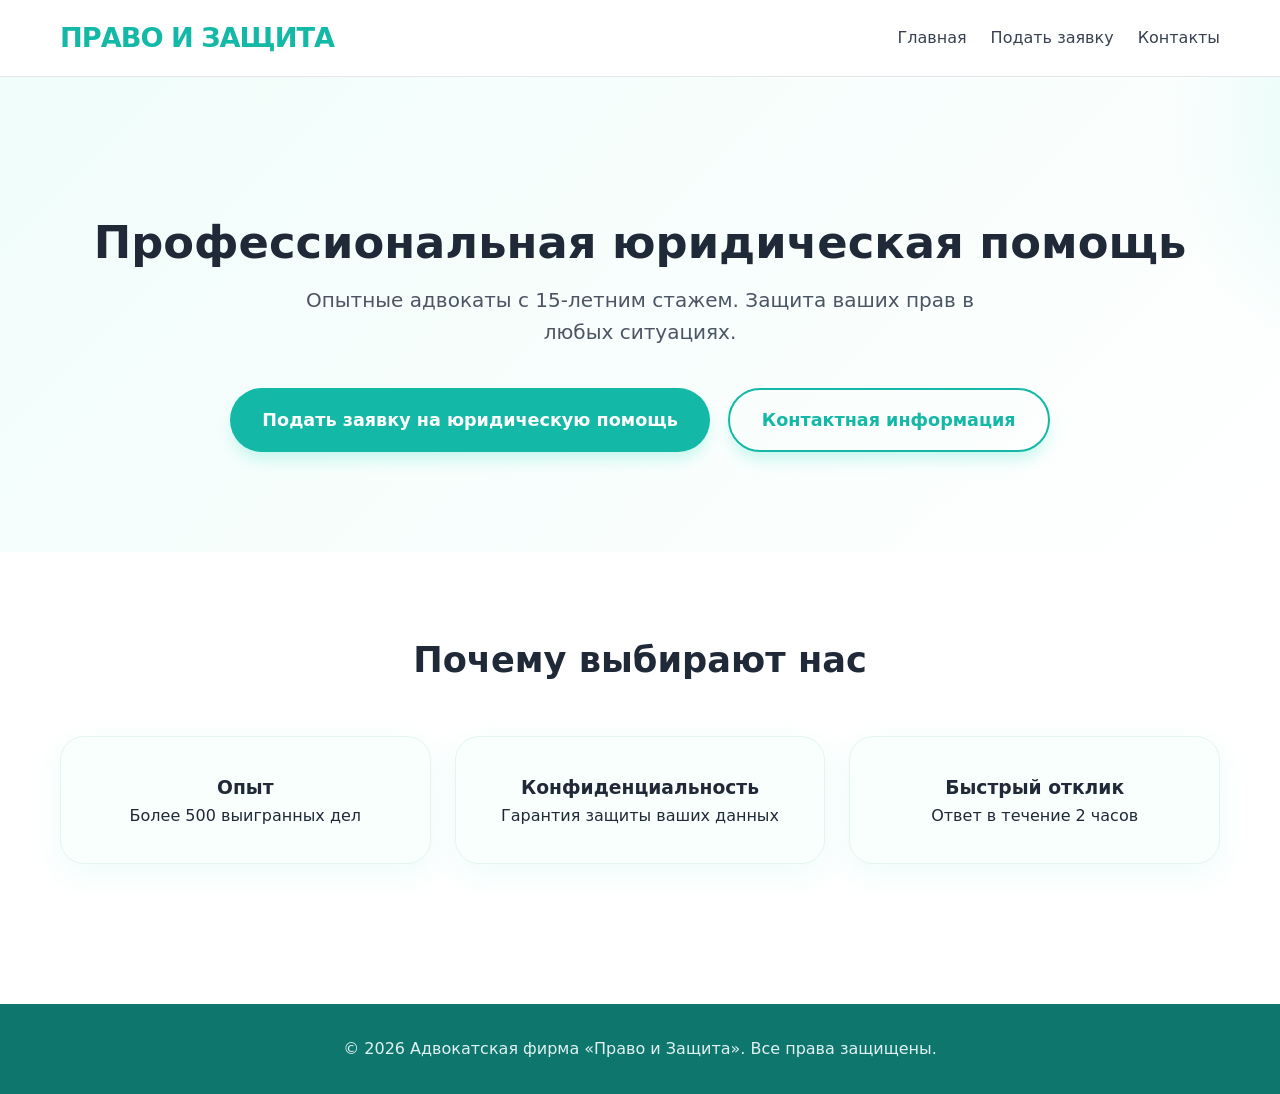
<file: index.html>
<!DOCTYPE html>
<html lang="ru">
<head>
    <meta charset="UTF-8">
    <meta name="viewport" content="width=device-width, initial-scale=1.0">
    <title>Адвокатская фирма «Право и Защита»</title>
    <link rel="stylesheet" href="style.css">
</head>
<body>
    <header>
        <div class="container">
            <div class="logo">ПРАВО И ЗАЩИТА</div>
            <nav>
                <a href="index.html">Главная</a>
                <a href="form.html">Подать заявку</a>
                <a href="contacts.html">Контакты</a>
            </nav>
        </div>
    </header>

    <main class="hero">
        <div class="container">
            <h1>Профессиональная юридическая помощь</h1>
            <p class="subtitle">Опытные адвокаты с 15-летним стажем. Защита ваших прав в любых ситуациях.</p>
            
            <div class="buttons">
                <a href="form.html" class="btn primary">Подать заявку на юридическую помощь</a>
                <a href="contacts.html" class="btn secondary">Контактная информация</a>
            </div>
        </div>
    </main>

    <section class="advantages">
        <div class="container">
            <h2>Почему выбирают нас</h2>
            <div class="grid">
                <div class="card">
                    <h3>Опыт</h3>
                    <p>Более 500 выигранных дел</p>
                </div>
                <div class="card">
                    <h3>Конфиденциальность</h3>
                    <p>Гарантия защиты ваших данных</p>
                </div>
                <div class="card">
                    <h3>Быстрый отклик</h3>
                    <p>Ответ в течение 2 часов</p>
                </div>
            </div>
        </div>
    </section>

    <footer>
        <div class="container">
            <p>&copy; 2026 Адвокатская фирма «Право и Защита». Все права защищены.</p>
        </div>
    </footer>
</body>
</html>
</file>
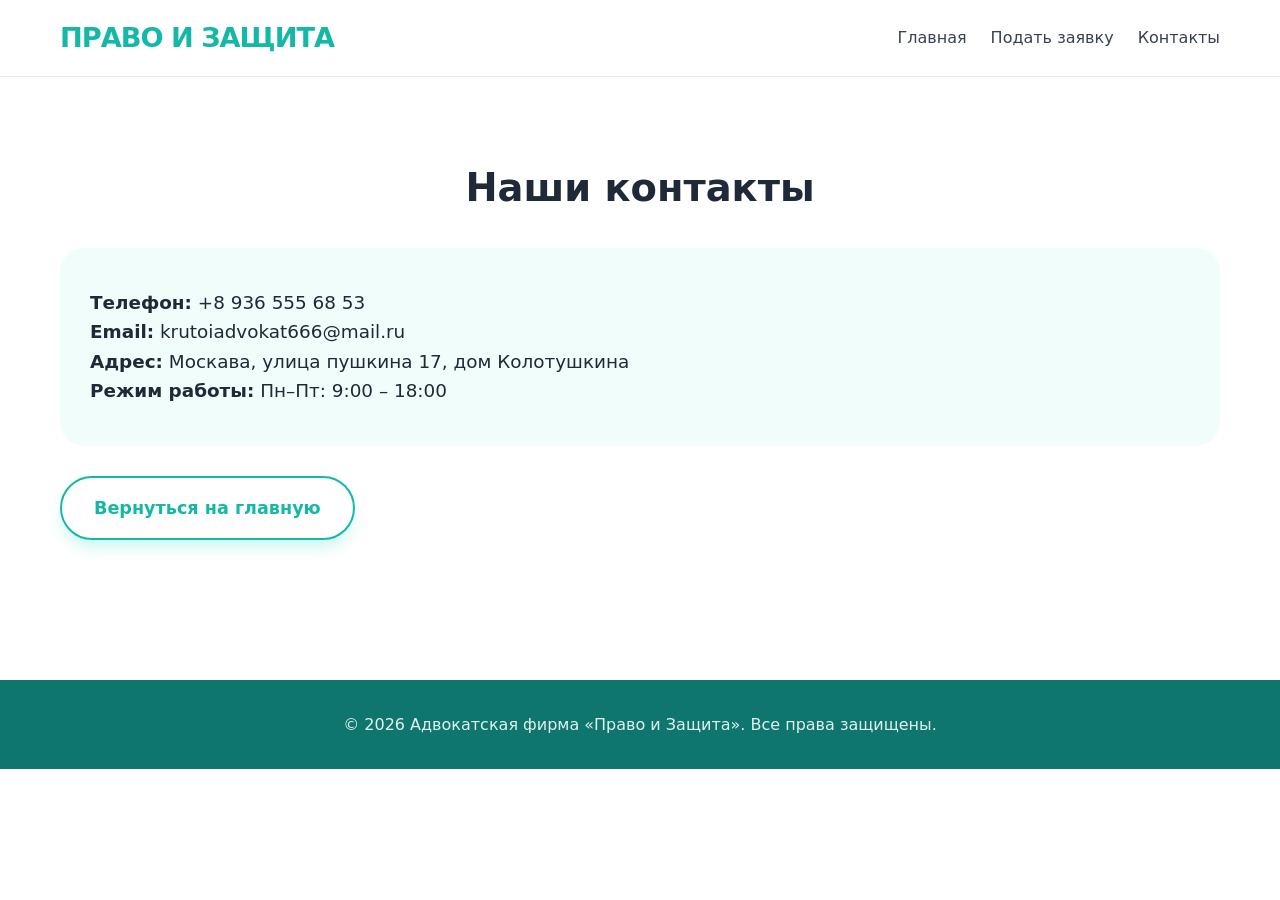
<file: contacts.html>
<!DOCTYPE html>
<html lang="ru">
<head>
    <meta charset="UTF-8">
    <meta name="viewport" content="width=device-width, initial-scale=1.0">
    <title>Контакты — Право и Защита</title>
    <link rel="stylesheet" href="style.css">
</head>
<body>
    <header>
        <div class="container">
            <div class="logo">ПРАВО И ЗАЩИТА</div>
            <nav>
                <a href="index.html">Главная</a>
                <a href="form.html">Подать заявку</a>
                <a href="contacts.html">Контакты</a>
            </nav>
        </div>
    </header>

    <main class="contacts-page">
        <div class="container">
            <h1>Наши контакты</h1>
            
            <div class="contact-info">
                <!-- Здесь вы можете вставить свои данные -->
                <div class="placeholder">
                    <p><strong>Телефон:</strong> +8 936 555 68 53</p>
                    <p><strong>Email:</strong> krutoiadvokat666@mail.ru</p>
                    <p><strong>Адрес:</strong> Москава, улица пушкина 17, дом Колотушкина</p>
                    <p><strong>Режим работы:</strong> Пн–Пт: 9:00 – 18:00</p>
                </div>
            </div>

            <a href="index.html" class="btn secondary">Вернуться на главную</a>
        </div>
    </main>

    <footer>
        <div class="container">
            <p>&copy; 2026 Адвокатская фирма «Право и Защита». Все права защищены.</p>
        </div>
    </footer>
</body>
</html>
</file>
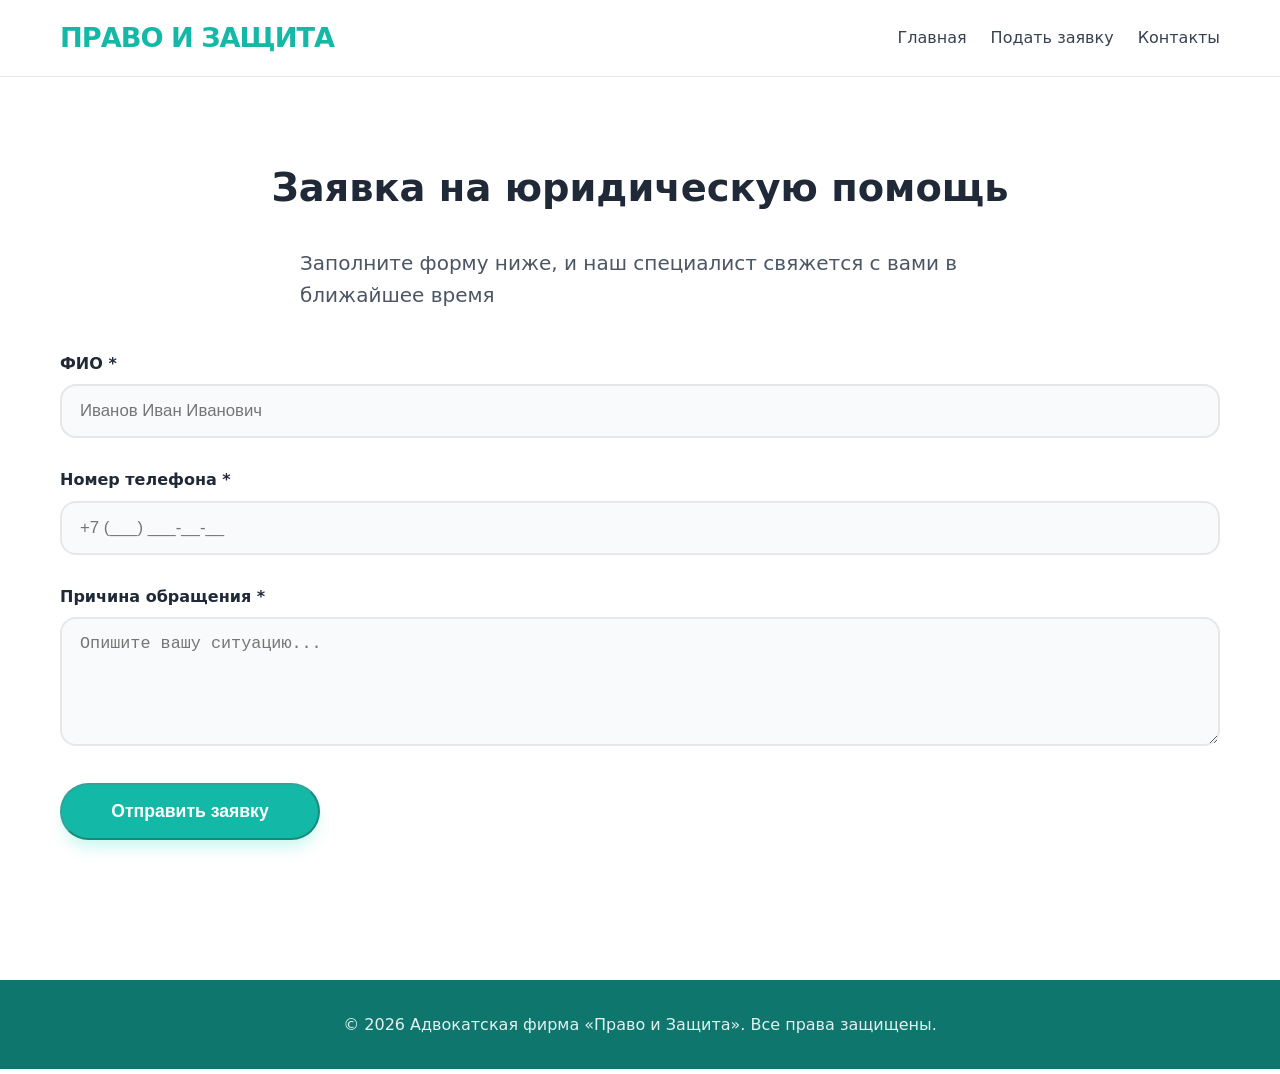
<file: form.html>
<!DOCTYPE html>
<html lang="ru">
<head>
    <meta charset="UTF-8">
    <meta name="viewport" content="width=device-width, initial-scale=1.0">
    <title>Подать заявку — Право и Защита</title>
    <link rel="stylesheet" href="style.css">
</head>
<body>
    <header>
        <div class="container">
            <div class="logo">ПРАВО И ЗАЩИТА</div>
            <nav>
                <a href="index.html">Главная</a>
                <a href="form.html">Подать заявку</a>
                <a href="contacts.html">Контакты</a>
            </nav>
        </div>
    </header>

    <main class="form-page">
        <div class="container">
            <h1>Заявка на юридическую помощь</h1>
            <p class="subtitle">Заполните форму ниже, и наш специалист свяжется с вами в ближайшее время</p>

            <form id="applicationForm" onsubmit="handleSubmit(event)">
                <div class="form-group">
                    <label for="fullName">ФИО <span class="required">*</span></label>
                    <input type="text" id="fullName" placeholder="Иванов Иван Иванович" required>
                </div>

                <div class="form-group">
                    <label for="phone">Номер телефона <span class="required">*</span></label>
                    <input type="tel" id="phone" placeholder="+7 (___) ___-__-__" required>
                </div>

                <div class="form-group">
                    <label for="reason">Причина обращения <span class="required">*</span></label>
                    <textarea id="reason" rows="5" placeholder="Опишите вашу ситуацию..." required></textarea>
                </div>

                <button type="submit" id="submitBtn" class="btn primary" disabled>Отправить заявку</button>
            </form>
        </div>
    </main>

    <footer>
        <div class="container">
            <p>&copy; 2026 Адвокатская фирма «Право и Защита». Все права защищены.</p>
        </div>
    </footer>

    <script>
        const form = document.getElementById('applicationForm');
        const submitBtn = document.getElementById('submitBtn');
        const inputs = document.querySelectorAll('#fullName, #phone, #reason');

        function checkForm() {
            let filled = true;
            inputs.forEach(input => {
                if (!input.value.trim()) filled = false;
            });
            submitBtn.disabled = !filled;
        }

        inputs.forEach(input => {
            input.addEventListener('input', checkForm);
        });

        function handleSubmit(e) {
            e.preventDefault();
            window.location.href = 'thanks.html';
        }
    </script>
</body>
</html>
</file>
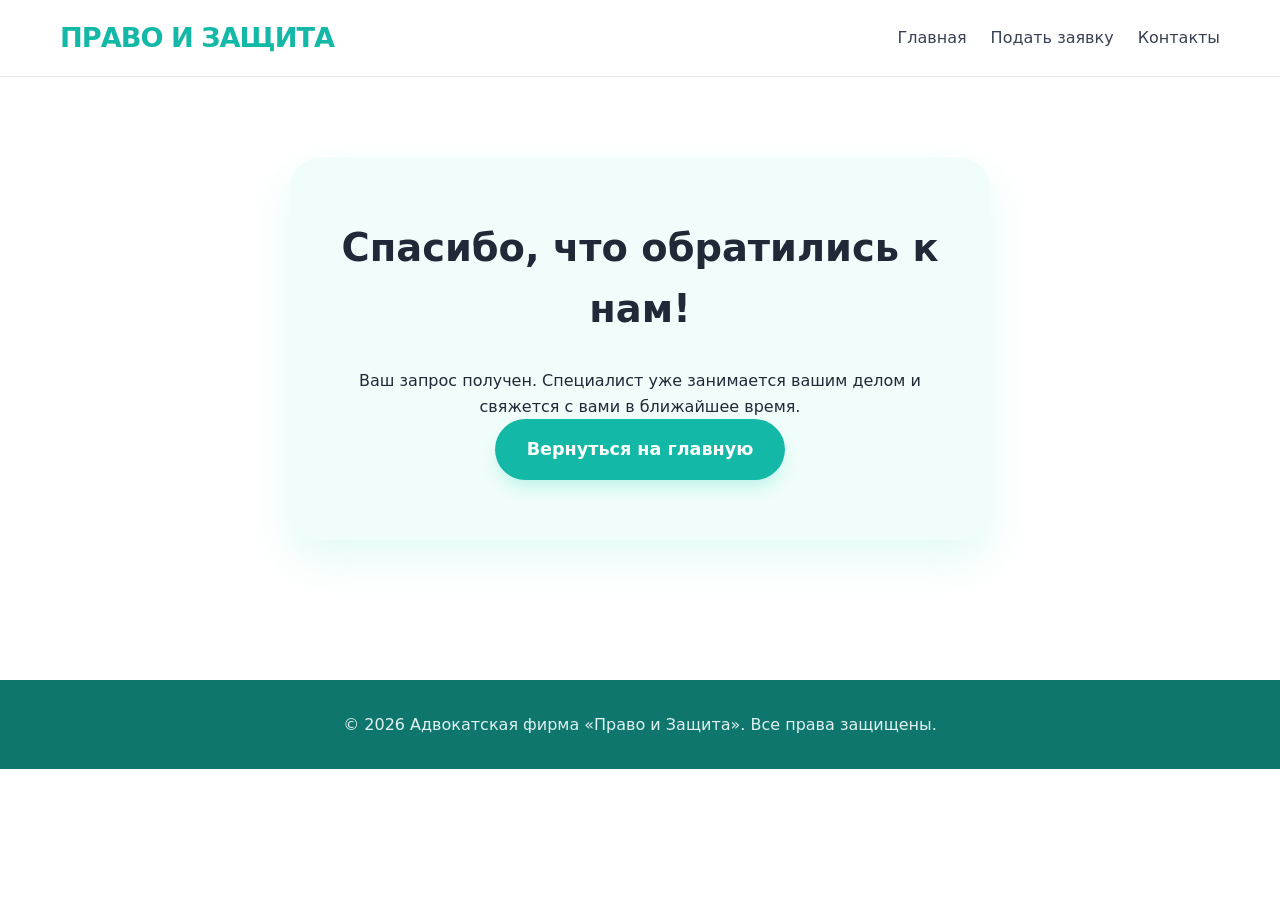
<file: thanks.html>
<!DOCTYPE html>
<html lang="ru">
<head>
    <meta charset="UTF-8">
    <meta name="viewport" content="width=device-width, initial-scale=1.0">
    <title>Спасибо! — Право и Защита</title>
    <link rel="stylesheet" href="style.css">
</head>
<body>
    <header>
        <div class="container">
            <div class="logo">ПРАВО И ЗАЩИТА</div>
            <nav>
                <a href="index.html">Главная</a>
                <a href="form.html">Подать заявку</a>
                <a href="contacts.html">Контакты</a>
            </nav>
        </div>
    </header>

    <main class="thanks-page">
        <div class="container">
            <div class="thanks-card">
                <h1>Спасибо, что обратились к нам!</h1>
                <p class="message">Ваш запрос получен. Специалист уже занимается вашим делом и свяжется с вами в ближайшее время.</p>
                <a href="index.html" class="btn primary">Вернуться на главную</a>
            </div>
        </div>
    </main>

    <footer>
        <div class="container">
            <p>&copy; 2026 Адвокатская фирма «Право и Защита». Все права защищены.</p>
        </div>
    </footer>
</body>
</html>
</file>
<file: style.css>
/* style.css - Современный мятно-зелёный дизайн + Отличная мобильная адаптация */
* {
    margin: 0;
    padding: 0;
    box-sizing: border-box;
}

body {
    font-family: 'Segoe UI', system-ui, sans-serif;
    line-height: 1.6;
    color: #1F2937;
    background: #ffffff;
}

.container {
    max-width: 1200px;
    margin: 0 auto;
    padding: 0 20px;
}

/* Header */
header {
    background: rgba(255, 255, 255, 0.97);
    backdrop-filter: blur(12px);
    border-bottom: 1px solid #e5e7eb;
    position: sticky;
    top: 0;
    z-index: 100;
    padding: 1rem 0;
}

header .container {
    display: flex;
    justify-content: space-between;
    align-items: center;
    flex-wrap: wrap;
}

.logo {
    font-size: 1.7rem;
    font-weight: 700;
    letter-spacing: -1px;
    color: #14B8A6;
}

nav {
    display: flex;
    gap: 1.5rem;
}

nav a {
    color: #374151;
    text-decoration: none;
    font-weight: 500;
    transition: color 0.3s;
    white-space: nowrap;
}

nav a:hover {
    color: #14B8A6;
}

/* Главная */
.hero {
    background: linear-gradient(135deg, #f0fdfa 0%, #ffffff 100%);
    text-align: center;
    padding: 140px 20px 100px;
    position: relative;
    overflow: hidden;
}

.hero::before {
    content: '';
    position: absolute;
    top: -40%;
    right: -30%;
    width: 500px;
    height: 500px;
    background: radial-gradient(circle, rgba(77, 229, 202, 0.18) 0%, transparent 70%);
    border-radius: 50%;
}

.hero .container {
    position: relative;
    z-index: 1;
}

.hero h1 {
    font-size: 2.8rem;
    line-height: 1.15;
    margin-bottom: 1rem;
}

.subtitle {
    font-size: 1.25rem;
    max-width: 680px;
    margin: 0 auto 2.5rem;
    color: #4B5563;
}

.buttons {
    display: flex;
    gap: 18px;
    justify-content: center;
    flex-wrap: wrap;
}

.btn {
    padding: 16px 32px;
    font-size: 1.1rem;
    font-weight: 600;
    border-radius: 9999px;
    text-decoration: none;
    transition: all 0.3s ease;
    display: inline-flex;
    align-items: center;
    justify-content: center;
    min-width: 260px;
    box-shadow: 0 10px 15px -3px rgba(77, 229, 202, 0.3);
}

.primary {
    background: #14B8A6;
    color: white;
}

.primary:hover {
    background: #0F766E;
    transform: translateY(-4px);
}

.secondary {
    background: transparent;
    color: #14B8A6;
    border: 2.5px solid #14B8A6;
}

.secondary:hover {
    background: #14B8A6;
    color: white;
}

/* Преимущества */
.advantages {
    padding: 80px 0;
}

.advantages h2 {
    text-align: center;
    margin-bottom: 3rem;
    font-size: 2.2rem;
}

.grid {
    display: grid;
    grid-template-columns: repeat(auto-fit, minmax(280px, 1fr));
    gap: 24px;
}

.card {
    background: #f8fffc;
    padding: 2.2rem 1.8rem;
    border-radius: 24px;
    text-align: center;
    box-shadow: 0 10px 30px rgba(77, 229, 202, 0.1);
    border: 1px solid #e6f4f1;
    transition: all 0.4s;
}

.card:hover {
    transform: translateY(-10px);
}

/* Форма, Спасибо, Контакты */
.form-page, .contacts-page, .thanks-page {
    padding: 80px 20px;
}

.form-page h1, .contacts-page h1, .thanks-page h1 {
    font-size: 2.4rem;
    text-align: center;
    margin-bottom: 1.8rem;
}

.form-group {
    margin-bottom: 1.8rem;
}

label {
    display: block;
    margin-bottom: 8px;
    font-weight: 600;
}

input, textarea {
    width: 100%;
    padding: 15px 18px;
    border: 2px solid #e5e7eb;
    border-radius: 16px;
    font-size: 1.05rem;
    background: #f9fafb;
}

input:focus, textarea:focus {
    border-color: #14B8A6;
    box-shadow: 0 0 0 4px rgba(77, 229, 202, 0.15);
}

/* Страница Спасибо */
.thanks-card {
    max-width: 700px;
    margin: 0 auto;
    padding: 60px 30px;
    background: #f0fdfa;
    border-radius: 32px;
    text-align: center;
    box-shadow: 0 20px 40px rgba(77, 229, 202, 0.15);
}

/* Контакты */
.contact-info {
    background: #f0fdfa;
    padding: 40px 30px;
    border-radius: 24px;
    margin: 30px 0;
    font-size: 1.15rem;
}

/* Footer */
footer {
    background: #0F766E;
    color: #e0f2f1;
    text-align: center;
    padding: 2rem 20px;
    margin-top: 60px;
}

@media (max-width: 768px) {
    .container {
        padding: 0 16px;
    }

    header .container {
        padding: 0 16px;
    }

    .logo {
        font-size: 1.55rem;
    }

    nav {
        gap: 1rem;
    }

    nav a {
        font-size: 0.95rem;
    }

    .hero {
        padding: 100px 16px 80px;
    }

    .hero h1 {
        font-size: 2.35rem;
    }

    .subtitle {
        font-size: 1.15rem;
    }

    .buttons {
        flex-direction: column;
        align-items: center;
        gap: 16px;
    }

    .btn {
        min-width: 100%;
        padding: 17px 24px;
        font-size: 1.05rem;
    }

    .advantages {
        padding: 60px 0;
    }

    .grid {
        grid-template-columns: 1fr;
        gap: 20px;
    }

    .form-page, .contacts-page, .thanks-page {
        padding: 60px 16px;
    }

    .thanks-card {
        padding: 50px 24px;
    }

    .contact-info {
        padding: 35px 24px;
    }
}

@media (max-width: 480px) {
    .hero h1 {
        font-size: 2.1rem;
    }
    
    .logo {
        font-size: 1.45rem;
    }
}
</file>
